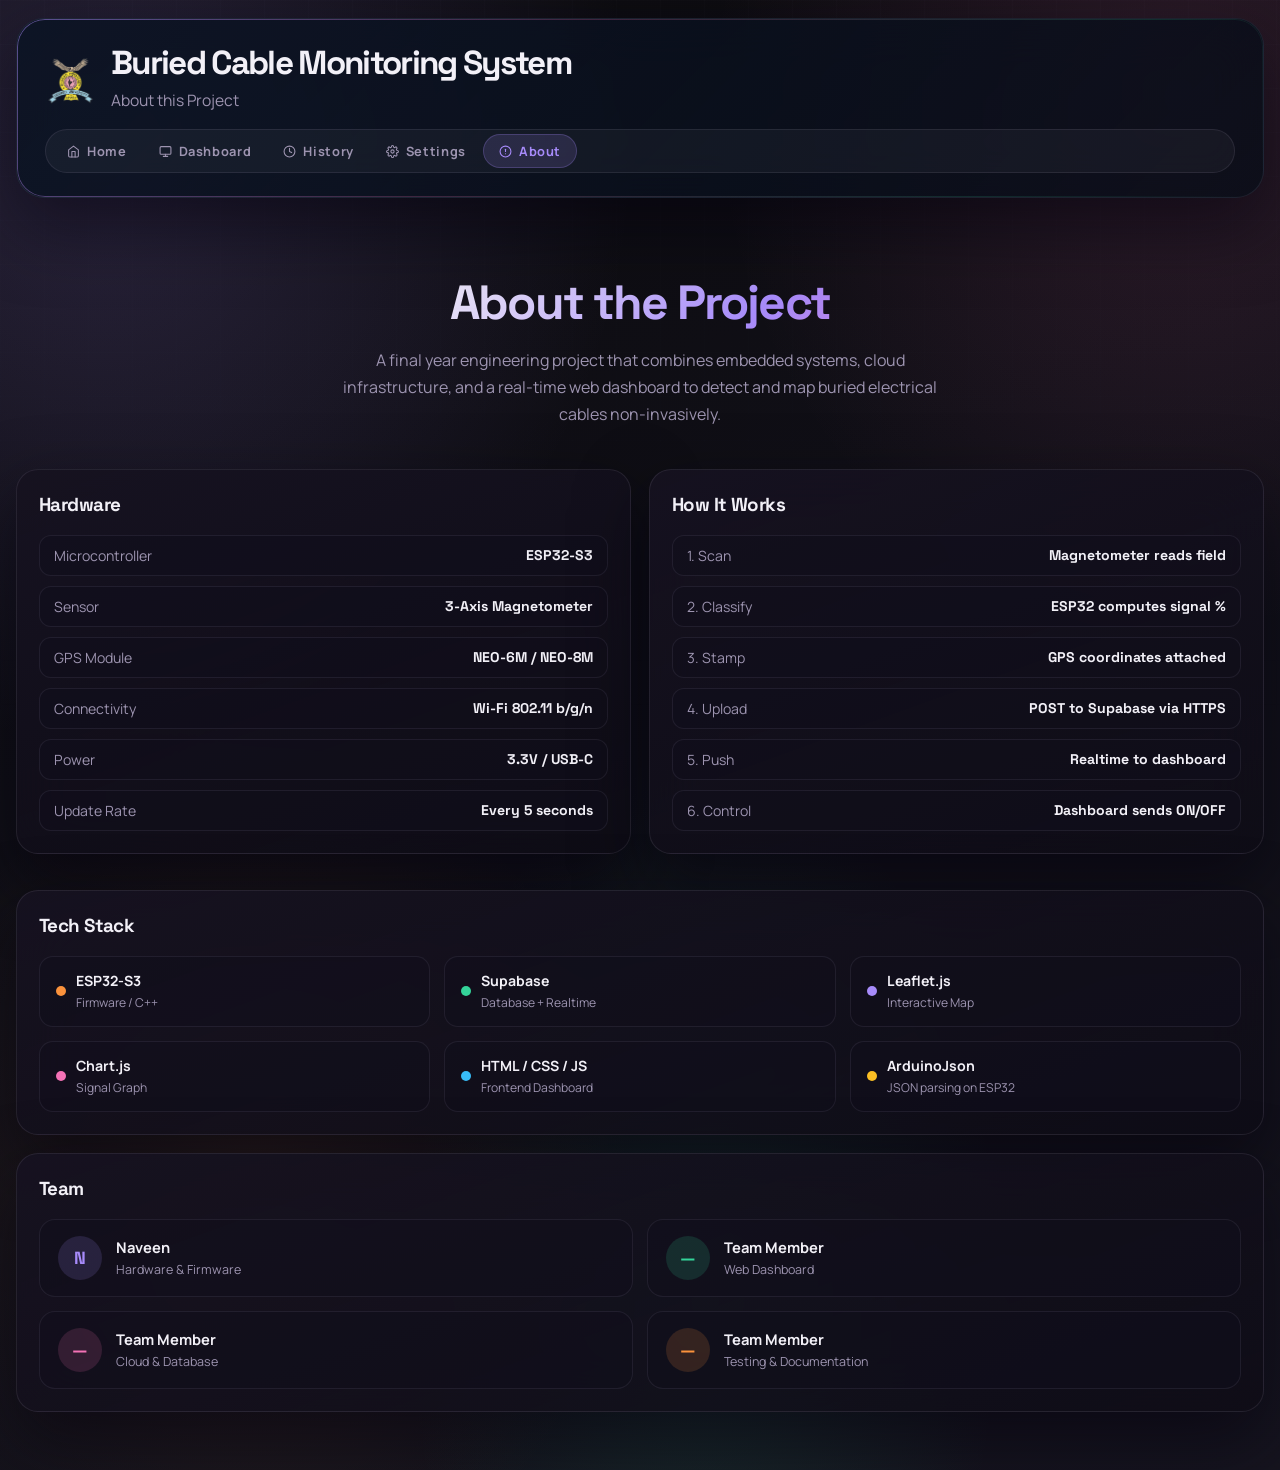
<file: about.html>
<!DOCTYPE html>
<html lang="en">
<head>
    <meta charset="UTF-8">
    <meta name="viewport" content="width=device-width, initial-scale=1.0">
    <title>About — Buried Cable Monitoring System</title>
    <link rel="icon" href="data:,">
    <link rel="preconnect" href="https://fonts.googleapis.com">
    <link rel="preconnect" href="https://fonts.gstatic.com" crossorigin>
    <link href="https://fonts.googleapis.com/css2?family=Manrope:wght@400;500;600;700;800&family=Space+Grotesk:wght@500;700&display=swap" rel="stylesheet">
    <link rel="stylesheet" href="style.css">
    <link rel="stylesheet" href="nav.css">
    <style>
        .about-hero {
            text-align: center;
            padding: 52px 24px 40px;
        }
        .about-hero h2 {
            margin: 0 0 14px;
            font-family: "Space Grotesk", sans-serif;
            font-size: clamp(1.8rem, 4vw, 3rem);
            letter-spacing: -0.04em;
            background: linear-gradient(135deg, #f2f0f7 30%, #a78bfa 60%, #f472b6);
            -webkit-background-clip: text;
            -webkit-text-fill-color: transparent;
            background-clip: text;
        }
        .about-hero p {
            margin: 0 auto;
            max-width: 600px;
            color: var(--muted);
            font-size: 1rem;
            line-height: 1.7;
        }
        .two-col { display: grid; grid-template-columns: 1fr 1fr; gap: 18px; margin-bottom: 18px; }
        .spec-list { list-style: none; margin: 0; padding: 0; display: grid; gap: 10px; }
        .spec-list li {
            display: flex;
            justify-content: space-between;
            align-items: center;
            padding: 10px 14px;
            border-radius: 12px;
            background: rgba(18, 16, 28, 0.55);
            border: 1px solid rgba(200, 190, 220, 0.09);
            font-size: 0.88rem;
        }
        .spec-list li span:first-child { color: var(--muted); }
        .spec-list li span:last-child { font-weight: 700; font-family: "Space Grotesk", sans-serif; }
        .tech-grid { display: grid; grid-template-columns: repeat(3, 1fr); gap: 14px; }
        .tech-chip {
            display: flex;
            align-items: center;
            gap: 10px;
            padding: 14px 16px;
            border-radius: 14px;
            background: rgba(18, 16, 28, 0.55);
            border: 1px solid rgba(200, 190, 220, 0.09);
        }
        .tech-dot {
            width: 10px; height: 10px;
            border-radius: 50%;
            flex-shrink: 0;
        }
        .tech-chip strong { display: block; font-size: 0.88rem; }
        .tech-chip span { color: var(--muted); font-size: 0.76rem; }
        .team-grid { display: grid; grid-template-columns: repeat(2, 1fr); gap: 14px; }
        .team-card {
            display: flex;
            align-items: center;
            gap: 14px;
            padding: 16px 18px;
            border-radius: 16px;
            background: rgba(18, 16, 28, 0.55);
            border: 1px solid rgba(200, 190, 220, 0.09);
        }
        .team-avatar {
            width: 44px; height: 44px;
            border-radius: 50%;
            display: flex;
            align-items: center;
            justify-content: center;
            font-family: "Space Grotesk", sans-serif;
            font-size: 1.1rem;
            font-weight: 700;
            flex-shrink: 0;
        }
        .team-card strong { display: block; font-size: 0.92rem; }
        .team-card span { color: var(--muted); font-size: 0.78rem; }
        @media (max-width: 860px) { .two-col { grid-template-columns: 1fr; } .tech-grid { grid-template-columns: repeat(2, 1fr); } }
        @media (max-width: 560px) { .tech-grid { grid-template-columns: 1fr; } .team-grid { grid-template-columns: 1fr; } }
    </style>
</head>
<body>

    <header>
        <div class="header-brand">
            <img src="logo.png" alt="Logo" class="header-logo">
            <div>
                <h1>Buried Cable Monitoring System</h1>
                <p>About this Project</p>
            </div>
        </div>
        <nav>
            <a href="home.html"><svg viewBox="0 0 24 24"><path d="M3 9l9-7 9 7v11a2 2 0 0 1-2 2H5a2 2 0 0 1-2-2z"/><polyline points="9 22 9 12 15 12 15 22"/></svg><span>Home</span></a>
            <a href="index.html"><svg viewBox="0 0 24 24"><rect x="2" y="3" width="20" height="14" rx="2"/><path d="M8 21h8M12 17v4"/></svg><span>Dashboard</span></a>
            <a href="history.html"><svg viewBox="0 0 24 24"><circle cx="12" cy="12" r="10"/><polyline points="12 6 12 12 16 14"/></svg><span>History</span></a>
            <a href="settings.html"><svg viewBox="0 0 24 24"><circle cx="12" cy="12" r="3"/><path d="M19.4 15a1.65 1.65 0 0 0 .33 1.82l.06.06a2 2 0 0 1-2.83 2.83l-.06-.06a1.65 1.65 0 0 0-1.82-.33 1.65 1.65 0 0 0-1 1.51V21a2 2 0 0 1-4 0v-.09A1.65 1.65 0 0 0 9 19.4a1.65 1.65 0 0 0-1.82.33l-.06.06a2 2 0 0 1-2.83-2.83l.06-.06A1.65 1.65 0 0 0 4.68 15a1.65 1.65 0 0 0-1.51-1H3a2 2 0 0 1 0-4h.09A1.65 1.65 0 0 0 4.6 9a1.65 1.65 0 0 0-.33-1.82l-.06-.06a2 2 0 0 1 2.83-2.83l.06.06A1.65 1.65 0 0 0 9 4.68a1.65 1.65 0 0 0 1-1.51V3a2 2 0 0 1 4 0v.09a1.65 1.65 0 0 0 1 1.51 1.65 1.65 0 0 0 1.82-.33l.06-.06a2 2 0 0 1 2.83 2.83l-.06.06A1.65 1.65 0 0 0 19.4 9a1.65 1.65 0 0 0 1.51 1H21a2 2 0 0 1 0 4h-.09a1.65 1.65 0 0 0-1.51 1z"/></svg><span>Settings</span></a>
            <a href="about.html" class="active"><svg viewBox="0 0 24 24"><circle cx="12" cy="12" r="10"/><line x1="12" y1="8" x2="12" y2="12"/><line x1="12" y1="16" x2="12.01" y2="16"/></svg><span>About</span></a>
        </nav>
    </header>

    <main>

        <div class="about-hero">
            <h2>About the Project</h2>
            <p>A final year engineering project that combines embedded systems, cloud infrastructure, and a real-time web dashboard to detect and map buried electrical cables non-invasively.</p>
        </div>

        <div class="two-col">

            <!-- HARDWARE SPECS -->
            <section class="panel">
                <h2>Hardware</h2>
                <ul class="spec-list">
                    <li><span>Microcontroller</span><span>ESP32-S3</span></li>
                    <li><span>Sensor</span><span>3-Axis Magnetometer</span></li>
                    <li><span>GPS Module</span><span>NEO-6M / NEO-8M</span></li>
                    <li><span>Connectivity</span><span>Wi-Fi 802.11 b/g/n</span></li>
                    <li><span>Power</span><span>3.3V / USB-C</span></li>
                    <li><span>Update Rate</span><span>Every 5 seconds</span></li>
                </ul>
            </section>

            <!-- HOW IT WORKS -->
            <section class="panel">
                <h2>How It Works</h2>
                <ul class="spec-list">
                    <li><span>1. Scan</span><span>Magnetometer reads field</span></li>
                    <li><span>2. Classify</span><span>ESP32 computes signal %</span></li>
                    <li><span>3. Stamp</span><span>GPS coordinates attached</span></li>
                    <li><span>4. Upload</span><span>POST to Supabase via HTTPS</span></li>
                    <li><span>5. Push</span><span>Realtime to dashboard</span></li>
                    <li><span>6. Control</span><span>Dashboard sends ON/OFF</span></li>
                </ul>
            </section>

        </div>

        <!-- TECH STACK -->
        <section class="panel">
            <h2>Tech Stack</h2>
            <div class="tech-grid">
                <div class="tech-chip">
                    <div class="tech-dot" style="background:#fb923c"></div>
                    <div><strong>ESP32-S3</strong><span>Firmware / C++</span></div>
                </div>
                <div class="tech-chip">
                    <div class="tech-dot" style="background:#34d399"></div>
                    <div><strong>Supabase</strong><span>Database + Realtime</span></div>
                </div>
                <div class="tech-chip">
                    <div class="tech-dot" style="background:#a78bfa"></div>
                    <div><strong>Leaflet.js</strong><span>Interactive Map</span></div>
                </div>
                <div class="tech-chip">
                    <div class="tech-dot" style="background:#f472b6"></div>
                    <div><strong>Chart.js</strong><span>Signal Graph</span></div>
                </div>
                <div class="tech-chip">
                    <div class="tech-dot" style="background:#38bdf8"></div>
                    <div><strong>HTML / CSS / JS</strong><span>Frontend Dashboard</span></div>
                </div>
                <div class="tech-chip">
                    <div class="tech-dot" style="background:#fbbf24"></div>
                    <div><strong>ArduinoJson</strong><span>JSON parsing on ESP32</span></div>
                </div>
            </div>
        </section>

        <!-- TEAM -->
        <section class="panel">
            <h2>Team</h2>
            <div class="team-grid">
                <div class="team-card">
                    <div class="team-avatar" style="background:rgba(167,139,250,0.15);color:#a78bfa">N</div>
                    <div><strong>Naveen</strong><span>Hardware & Firmware</span></div>
                </div>
                <div class="team-card">
                    <div class="team-avatar" style="background:rgba(52,211,153,0.15);color:#34d399">—</div>
                    <div><strong>Team Member</strong><span>Web Dashboard</span></div>
                </div>
                <div class="team-card">
                    <div class="team-avatar" style="background:rgba(244,114,182,0.15);color:#f472b6">—</div>
                    <div><strong>Team Member</strong><span>Cloud & Database</span></div>
                </div>
                <div class="team-card">
                    <div class="team-avatar" style="background:rgba(251,146,60,0.15);color:#fb923c">—</div>
                    <div><strong>Team Member</strong><span>Testing & Documentation</span></div>
                </div>
            </div>
        </section>

    </main>

</body>
</html>
</file>
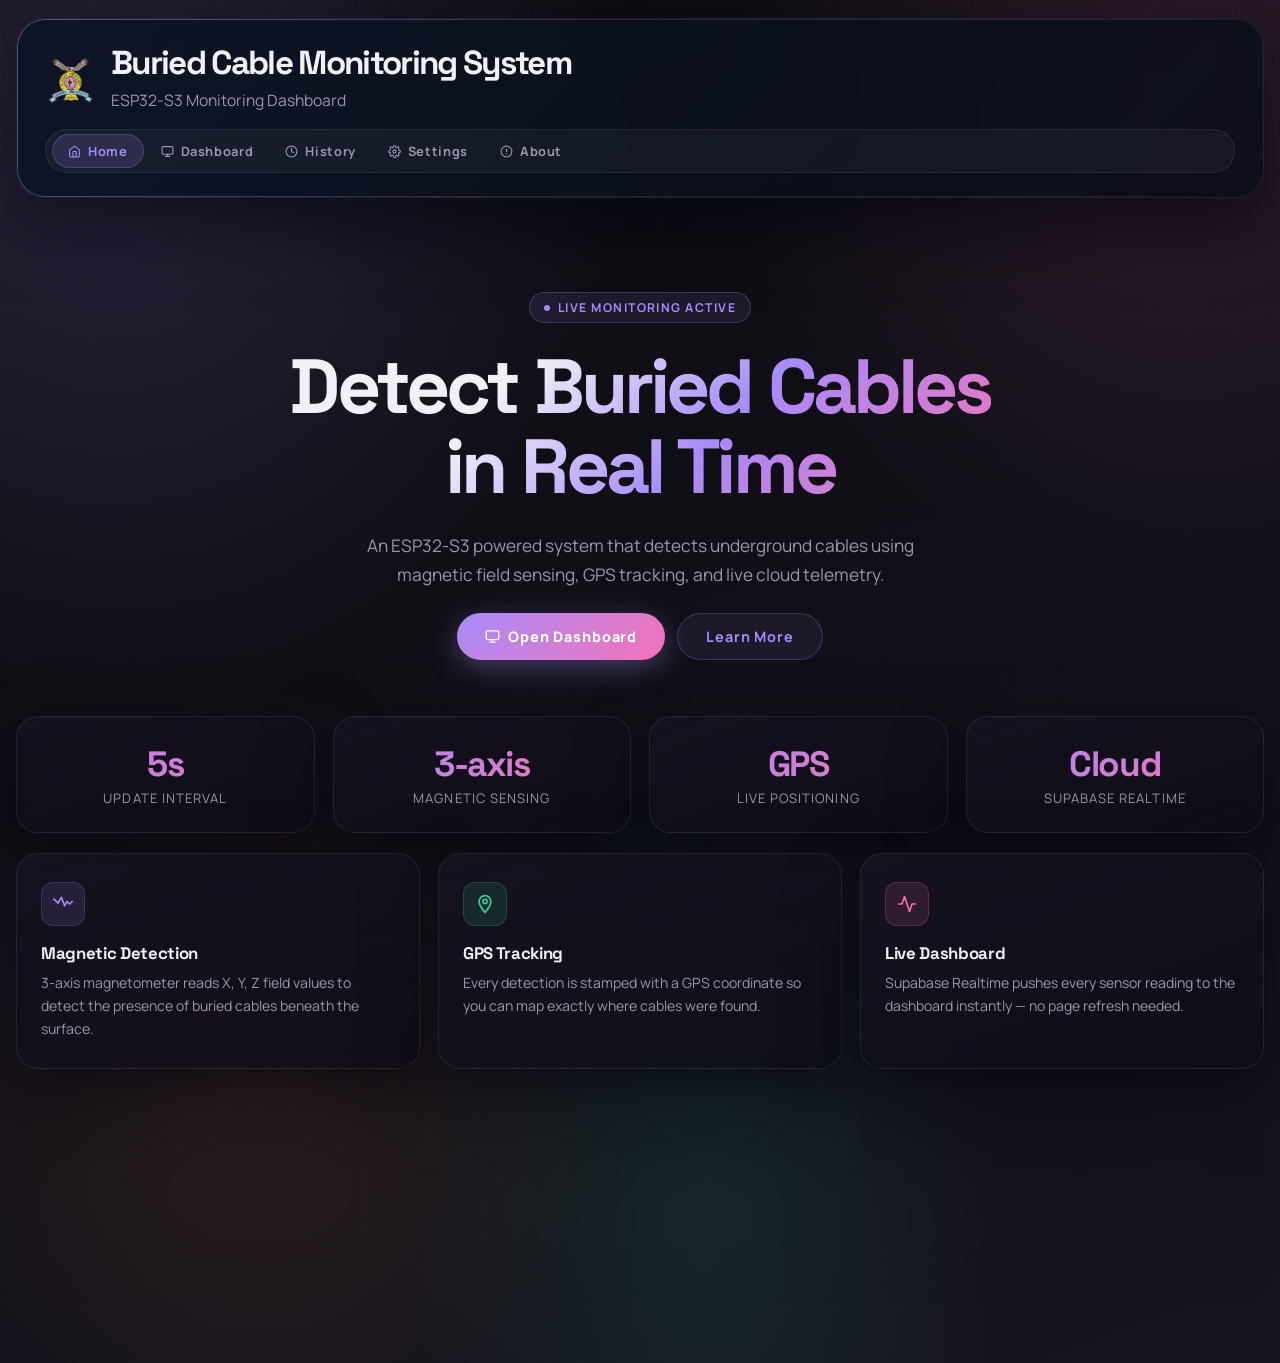
<file: home.html>
<!DOCTYPE html>
<html lang="en">
<head>
    <meta charset="UTF-8">
    <meta name="viewport" content="width=device-width, initial-scale=1.0">
    <title>Home — Buried Cable Monitoring System</title>
    <link rel="icon" href="data:,">
    <link rel="preconnect" href="https://fonts.googleapis.com">
    <link rel="preconnect" href="https://fonts.gstatic.com" crossorigin>
    <link href="https://fonts.googleapis.com/css2?family=Manrope:wght@400;500;600;700;800&family=Space+Grotesk:wght@500;700&display=swap" rel="stylesheet">
    <link rel="stylesheet" href="style.css">
    <link rel="stylesheet" href="nav.css">
    <style>
        .hero {
            display: flex;
            flex-direction: column;
            align-items: center;
            text-align: center;
            padding: 72px 24px 56px;
            gap: 24px;
        }
        .hero-badge {
            display: inline-flex;
            align-items: center;
            gap: 8px;
            padding: 6px 14px;
            border-radius: 999px;
            background: rgba(167, 139, 250, 0.1);
            border: 1px solid rgba(167, 139, 250, 0.24);
            color: #a78bfa;
            font-size: 0.76rem;
            font-weight: 700;
            letter-spacing: 0.12em;
            text-transform: uppercase;
        }
        .hero-badge span {
            width: 6px; height: 6px;
            border-radius: 50%;
            background: #a78bfa;
            animation: pulseDot 2.4s ease-in-out infinite;
        }
        .hero h2 {
            margin: 0;
            font-family: "Space Grotesk", sans-serif;
            font-size: clamp(2.4rem, 6vw, 4.8rem);
            line-height: 1.04;
            letter-spacing: -0.05em;
            background: linear-gradient(135deg, #f2f0f7 30%, #a78bfa 60%, #f472b6);
            -webkit-background-clip: text;
            -webkit-text-fill-color: transparent;
            background-clip: text;
        }
        .hero p {
            margin: 0;
            max-width: 560px;
            color: var(--muted);
            font-size: 1.08rem;
            line-height: 1.7;
        }
        .hero-btns {
            display: flex;
            gap: 12px;
            flex-wrap: wrap;
            justify-content: center;
        }
        .btn-primary {
            display: inline-flex;
            align-items: center;
            gap: 8px;
            padding: 13px 28px;
            border-radius: 999px;
            background: linear-gradient(135deg, #a78bfa, #f472b6);
            color: #fff;
            font-family: "Manrope", sans-serif;
            font-size: 0.9rem;
            font-weight: 800;
            letter-spacing: 0.06em;
            text-decoration: none;
            transition: opacity 160ms ease, transform 120ms ease;
            box-shadow: 0 8px 28px rgba(167, 139, 250, 0.35);
        }
        .btn-primary:hover { opacity: 0.88; transform: translateY(-2px); }
        .btn-secondary {
            display: inline-flex;
            align-items: center;
            gap: 8px;
            padding: 13px 28px;
            border-radius: 999px;
            background: rgba(167, 139, 250, 0.08);
            border: 1px solid rgba(167, 139, 250, 0.24);
            color: #a78bfa;
            font-family: "Manrope", sans-serif;
            font-size: 0.9rem;
            font-weight: 700;
            letter-spacing: 0.06em;
            text-decoration: none;
            transition: background 160ms ease, transform 120ms ease;
        }
        .btn-secondary:hover { background: rgba(167, 139, 250, 0.15); transform: translateY(-2px); }

        .features {
            display: grid;
            grid-template-columns: repeat(3, 1fr);
            gap: 18px;
            margin-bottom: 20px;
        }
        .feature-card {
            background: linear-gradient(160deg, rgba(22, 18, 32, 0.96), rgba(14, 12, 22, 0.80));
            border: 1px solid var(--border);
            border-radius: var(--radius-lg);
            padding: 28px 24px;
            box-shadow: var(--shadow-lg);
            backdrop-filter: blur(28px);
        }
        .feature-icon {
            width: 44px; height: 44px;
            border-radius: 12px;
            display: flex;
            align-items: center;
            justify-content: center;
            margin-bottom: 16px;
        }
        .feature-icon svg {
            width: 20px; height: 20px;
            fill: none;
            stroke-width: 2;
            stroke-linecap: round;
            stroke-linejoin: round;
        }
        .fi-violet { background: rgba(167,139,250,0.12); border: 1px solid rgba(167,139,250,0.2); }
        .fi-violet svg { stroke: #a78bfa; }
        .fi-orange { background: rgba(251,146,60,0.12); border: 1px solid rgba(251,146,60,0.2); }
        .fi-orange svg { stroke: #fb923c; }
        .fi-rose   { background: rgba(244,114,182,0.12); border: 1px solid rgba(244,114,182,0.2); }
        .fi-rose svg { stroke: #f472b6; }
        .fi-emerald{ background: rgba(52,211,153,0.12); border: 1px solid rgba(52,211,153,0.2); }
        .fi-emerald svg { stroke: #34d399; }
        .fi-amber  { background: rgba(251,191,36,0.12); border: 1px solid rgba(251,191,36,0.2); }
        .fi-amber svg { stroke: #fbbf24; }
        .fi-sky    { background: rgba(56,189,248,0.12); border: 1px solid rgba(56,189,248,0.2); }
        .fi-sky svg { stroke: #38bdf8; }
        .feature-card h3 {
            margin: 0 0 8px;
            font-family: "Space Grotesk", sans-serif;
            font-size: 1.05rem;
            letter-spacing: -0.02em;
        }
        .feature-card p {
            margin: 0;
            color: var(--muted);
            font-size: 0.88rem;
            line-height: 1.6;
        }

        .stats-row {
            display: grid;
            grid-template-columns: repeat(4, 1fr);
            gap: 18px;
            margin-bottom: 20px;
        }
        .stat-card {
            background: linear-gradient(160deg, rgba(22, 18, 32, 0.96), rgba(14, 12, 22, 0.80));
            border: 1px solid var(--border);
            border-radius: var(--radius-lg);
            padding: 24px;
            text-align: center;
            box-shadow: var(--shadow-lg);
        }
        .stat-card strong {
            display: block;
            font-family: "Space Grotesk", sans-serif;
            font-size: 2.2rem;
            letter-spacing: -0.04em;
            background: linear-gradient(135deg, #a78bfa, #f472b6);
            -webkit-background-clip: text;
            -webkit-text-fill-color: transparent;
            background-clip: text;
        }
        .stat-card span {
            color: var(--muted);
            font-size: 0.82rem;
            letter-spacing: 0.08em;
            text-transform: uppercase;
        }

        @media (max-width: 1000px) { .features { grid-template-columns: repeat(2, 1fr); } .stats-row { grid-template-columns: repeat(2, 1fr); } }
        @media (max-width: 560px)  { .features { grid-template-columns: 1fr; } .stats-row { grid-template-columns: repeat(2, 1fr); } .hero { padding: 40px 16px 32px; } }
    </style>
</head>
<body>

    <header>
        <div class="header-brand">
            <img src="logo.png" alt="Logo" class="header-logo">
            <div>
                <h1>Buried Cable Monitoring System</h1>
                <p>ESP32-S3 Monitoring Dashboard</p>
            </div>
        </div>

        <nav>
            <a href="home.html" class="active"><svg viewBox="0 0 24 24"><path d="M3 9l9-7 9 7v11a2 2 0 0 1-2 2H5a2 2 0 0 1-2-2z"/><polyline points="9 22 9 12 15 12 15 22"/></svg><span>Home</span></a>
            <a href="index.html"><svg viewBox="0 0 24 24"><rect x="2" y="3" width="20" height="14" rx="2"/><path d="M8 21h8M12 17v4"/></svg><span>Dashboard</span></a>
            <a href="history.html"><svg viewBox="0 0 24 24"><circle cx="12" cy="12" r="10"/><polyline points="12 6 12 12 16 14"/></svg><span>History</span></a>
            <a href="settings.html"><svg viewBox="0 0 24 24"><circle cx="12" cy="12" r="3"/><path d="M19.4 15a1.65 1.65 0 0 0 .33 1.82l.06.06a2 2 0 0 1-2.83 2.83l-.06-.06a1.65 1.65 0 0 0-1.82-.33 1.65 1.65 0 0 0-1 1.51V21a2 2 0 0 1-4 0v-.09A1.65 1.65 0 0 0 9 19.4a1.65 1.65 0 0 0-1.82.33l-.06.06a2 2 0 0 1-2.83-2.83l.06-.06A1.65 1.65 0 0 0 4.68 15a1.65 1.65 0 0 0-1.51-1H3a2 2 0 0 1 0-4h.09A1.65 1.65 0 0 0 4.6 9a1.65 1.65 0 0 0-.33-1.82l-.06-.06a2 2 0 0 1 2.83-2.83l.06.06A1.65 1.65 0 0 0 9 4.68a1.65 1.65 0 0 0 1-1.51V3a2 2 0 0 1 4 0v.09a1.65 1.65 0 0 0 1 1.51 1.65 1.65 0 0 0 1.82-.33l.06-.06a2 2 0 0 1 2.83 2.83l-.06.06A1.65 1.65 0 0 0 19.4 9a1.65 1.65 0 0 0 1.51 1H21a2 2 0 0 1 0 4h-.09a1.65 1.65 0 0 0-1.51 1z"/></svg><span>Settings</span></a>
            <a href="about.html"><svg viewBox="0 0 24 24"><circle cx="12" cy="12" r="10"/><line x1="12" y1="8" x2="12" y2="12"/><line x1="12" y1="16" x2="12.01" y2="16"/></svg><span>About</span></a>
        </nav>

    </header>

    <nav style="display:none">
        <a href="home.html" class="active"><svg viewBox="0 0 24 24"><path d="M3 9l9-7 9 7v11a2 2 0 0 1-2 2H5a2 2 0 0 1-2-2z"/><polyline points="9 22 9 12 15 12 15 22"/></svg><span>Home</span></a>
        <a href="index.html"><svg viewBox="0 0 24 24"><rect x="2" y="3" width="20" height="14" rx="2"/><path d="M8 21h8M12 17v4"/></svg><span>Dashboard</span></a>
        <a href="history.html"><svg viewBox="0 0 24 24"><circle cx="12" cy="12" r="10"/><polyline points="12 6 12 12 16 14"/></svg><span>History</span></a>
        <a href="settings.html"><svg viewBox="0 0 24 24"><circle cx="12" cy="12" r="3"/><path d="M19.4 15a1.65 1.65 0 0 0 .33 1.82l.06.06a2 2 0 0 1-2.83 2.83l-.06-.06a1.65 1.65 0 0 0-1.82-.33 1.65 1.65 0 0 0-1 1.51V21a2 2 0 0 1-4 0v-.09A1.65 1.65 0 0 0 9 19.4a1.65 1.65 0 0 0-1.82.33l-.06.06a2 2 0 0 1-2.83-2.83l.06-.06A1.65 1.65 0 0 0 4.68 15a1.65 1.65 0 0 0-1.51-1H3a2 2 0 0 1 0-4h.09A1.65 1.65 0 0 0 4.6 9a1.65 1.65 0 0 0-.33-1.82l-.06-.06a2 2 0 0 1 2.83-2.83l.06.06A1.65 1.65 0 0 0 9 4.68a1.65 1.65 0 0 0 1-1.51V3a2 2 0 0 1 4 0v.09a1.65 1.65 0 0 0 1 1.51 1.65 1.65 0 0 0 1.82-.33l.06-.06a2 2 0 0 1 2.83 2.83l-.06.06A1.65 1.65 0 0 0 19.4 9a1.65 1.65 0 0 0 1.51 1H21a2 2 0 0 1 0 4h-.09a1.65 1.65 0 0 0-1.51 1z"/></svg><span>Settings</span></a>
        <a href="about.html"><svg viewBox="0 0 24 24"><circle cx="12" cy="12" r="10"/><line x1="12" y1="8" x2="12" y2="12"/><line x1="12" y1="16" x2="12.01" y2="16"/></svg><span>About</span></a>
    </nav>

    <main>

        <div class="hero">
            <div class="hero-badge"><span></span>Live Monitoring Active</div>
            <h2>Detect Buried Cables<br>in Real Time</h2>
            <p>An ESP32-S3 powered system that detects underground cables using magnetic field sensing, GPS tracking, and live cloud telemetry.</p>
            <div class="hero-btns">
                <a href="index.html" class="btn-primary">
                    <svg width="15" height="15" viewBox="0 0 24 24" fill="none" stroke="currentColor" stroke-width="2.2" stroke-linecap="round" stroke-linejoin="round"><rect x="2" y="3" width="20" height="14" rx="2"/><path d="M8 21h8M12 17v4"/></svg>
                    Open Dashboard
                </a>
                <a href="about.html" class="btn-secondary">Learn More</a>
            </div>
        </div>

        <div class="stats-row">
            <div class="stat-card"><strong>5s</strong><span>Update Interval</span></div>
            <div class="stat-card"><strong>3-axis</strong><span>Magnetic Sensing</span></div>
            <div class="stat-card"><strong>GPS</strong><span>Live Positioning</span></div>
            <div class="stat-card"><strong>Cloud</strong><span>Supabase Realtime</span></div>
        </div>

        <section class="features">
            <div class="feature-card">
                <div class="feature-icon fi-violet">
                    <svg viewBox="0 0 24 24"><path d="M1 6l5 5 4-7 4 10 3-5 3 3 3-3"/></svg>
                </div>
                <h3>Magnetic Detection</h3>
                <p>3-axis magnetometer reads X, Y, Z field values to detect the presence of buried cables beneath the surface.</p>
            </div>
            <div class="feature-card">
                <div class="feature-icon fi-emerald">
                    <svg viewBox="0 0 24 24"><path d="M12 2C8.13 2 5 5.13 5 9c0 5.25 7 13 7 13s7-7.75 7-13c0-3.87-3.13-7-7-7z"/><circle cx="12" cy="9" r="2.5"/></svg>
                </div>
                <h3>GPS Tracking</h3>
                <p>Every detection is stamped with a GPS coordinate so you can map exactly where cables were found.</p>
            </div>
            <div class="feature-card">
                <div class="feature-icon fi-rose">
                    <svg viewBox="0 0 24 24"><polyline points="22 12 18 12 15 21 9 3 6 12 2 12"/></svg>
                </div>
                <h3>Live Dashboard</h3>
                <p>Supabase Realtime pushes every sensor reading to the dashboard instantly — no page refresh needed.</p>
            </div>
            <div class="feature-card">
                <div class="feature-icon fi-orange">
                    <svg viewBox="0 0 24 24"><path d="M18.36 6.64a9 9 0 1 1-12.73 0"/><line x1="12" y1="2" x2="12" y2="12"/></svg>
                </div>
                <h3>Remote On/Off</h3>
                <p>Turn the ESP32 on or off directly from the dashboard. The command is written to Supabase and the device polls it every 5 seconds.</p>
            </div>
            <div class="feature-card">
                <div class="feature-icon fi-sky">
                    <svg viewBox="0 0 24 24"><circle cx="12" cy="12" r="10"/><polyline points="12 6 12 12 16 14"/></svg>
                </div>
                <h3>Detection History</h3>
                <p>Full log of every detection event with timestamp, signal strength, GPS coordinates, and status — exportable as CSV.</p>
            </div>
            <div class="feature-card">
                <div class="feature-icon fi-amber">
                    <svg viewBox="0 0 24 24"><circle cx="12" cy="12" r="3"/><path d="M19.4 15a1.65 1.65 0 0 0 .33 1.82l.06.06a2 2 0 0 1-2.83 2.83l-.06-.06a1.65 1.65 0 0 0-1.82-.33 1.65 1.65 0 0 0-1 1.51V21a2 2 0 0 1-4 0v-.09A1.65 1.65 0 0 0 9 19.4a1.65 1.65 0 0 0-1.82.33l-.06.06a2 2 0 0 1-2.83-2.83l.06-.06A1.65 1.65 0 0 0 4.68 15a1.65 1.65 0 0 0-1.51-1H3a2 2 0 0 1 0-4h.09A1.65 1.65 0 0 0 4.6 9a1.65 1.65 0 0 0-.33-1.82l-.06-.06a2 2 0 0 1 2.83-2.83l.06.06A1.65 1.65 0 0 0 9 4.68a1.65 1.65 0 0 0 1-1.51V3a2 2 0 0 1 4 0v.09a1.65 1.65 0 0 0 1 1.51 1.65 1.65 0 0 0 1.82-.33l.06-.06a2 2 0 0 1 2.83 2.83l-.06.06A1.65 1.65 0 0 0 19.4 9a1.65 1.65 0 0 0 1.51 1H21a2 2 0 0 1 0 4h-.09a1.65 1.65 0 0 0-1.51 1z"/></svg>
                </div>
                <h3>Configurable Settings</h3>
                <p>Adjust device ID, signal thresholds, and poll intervals from the Settings page without touching the firmware.</p>
            </div>
        </section>

    </main>

</body>
</html>
</file>
<file: style.css>
* {
    box-sizing: border-box;
}

:root {
    --bg-0: #0c0b0f;
    --bg-1: #111018;
    --bg-2: #16141f;
    --surface: rgba(18, 16, 26, 0.78);
    --surface-strong: rgba(18, 16, 26, 0.94);
    --border: rgba(200, 190, 220, 0.11);
    --border-strong: rgba(167, 139, 250, 0.28);
    --text: #f2f0f7;
    --muted: #9d94b0;
    --accent: #a78bfa;      /* violet */
    --accent-2: #34d399;    /* emerald */
    --accent-3: #fb923c;    /* orange */
    --accent-4: #f472b6;    /* rose */
    --danger: #f87171;
    --shadow-lg: 0 28px 70px rgba(4, 2, 12, 0.55);
    --shadow-md: 0 18px 40px rgba(4, 2, 12, 0.32);
    --radius-xl: 28px;
    --radius-lg: 22px;
    --radius-md: 18px;
}

html {
    scroll-behavior: smooth;
}

body {
    margin: 0;
    font-family: "Manrope", sans-serif;
    color: var(--text);
    min-height: 100vh;
    overflow-x: hidden;
    background:
        radial-gradient(ellipse at 8% 10%,  rgba(167, 139, 250, 0.18), transparent 32%),
        radial-gradient(ellipse at 92% 6%,  rgba(244, 114, 182, 0.13), transparent 28%),
        radial-gradient(ellipse at 55% 88%, rgba(52,  211, 153, 0.11), transparent 30%),
        radial-gradient(ellipse at 20% 80%, rgba(251, 146,  60, 0.10), transparent 26%),
        linear-gradient(160deg, var(--bg-0) 0%, var(--bg-1) 52%, var(--bg-2) 100%);
}

body::before {
    content: "";
    position: fixed;
    inset: 0;
    pointer-events: none;
    background-image:
        linear-gradient(rgba(148, 163, 184, 0.06) 1px, transparent 1px),
        linear-gradient(90deg, rgba(148, 163, 184, 0.06) 1px, transparent 1px);
    background-size: 44px 44px;
    mask-image: linear-gradient(to bottom, rgba(0, 0, 0, 0.7), transparent 92%);
    opacity: 0.55;
}

header,
main {
    width: min(1440px, calc(100% - 32px));
    margin-inline: auto;
}

/* make table scrollable on small screens */
.table-wrap {
    width: 100%;
    overflow-x: auto;
    -webkit-overflow-scrolling: touch;
}

header {
    margin-top: 18px;
    display: flex;
    justify-content: space-between;
    align-items: center;
    gap: 20px;
    padding: 24px 28px;
    background: linear-gradient(135deg, rgba(12, 20, 36, 0.92), rgba(7, 12, 23, 0.78));
    border: 1px solid rgba(148, 163, 184, 0.12);
    border-radius: var(--radius-xl);
    backdrop-filter: blur(24px);
    box-shadow: var(--shadow-lg);
    position: sticky;
    top: 16px;
    z-index: 10;
}

header::before {
    content: "";
    position: absolute;
    inset: 0;
    border-radius: inherit;
    padding: 1px;
    background: linear-gradient(135deg, rgba(167, 139, 250, 0.5), rgba(244, 114, 182, 0.22), rgba(52, 211, 153, 0.15) 80%, transparent);
    mask: linear-gradient(#000 0 0) content-box, linear-gradient(#000 0 0);
    mask-composite: exclude;
    pointer-events: none;
}

header > div:first-child {
    position: relative;
}

header h1 {
    margin: 0;
    font-family: "Space Grotesk", sans-serif;
    font-size: clamp(2rem, 3.2vw, 3.1rem);
    line-height: 0.98;
    letter-spacing: -0.05em;
}

header p {
    margin: 10px 0 0;
    color: var(--muted);
    font-size: 0.98rem;
}

.online {
    display: inline-flex;
    align-items: center;
    gap: 10px;
    padding: 12px 16px;
    border-radius: 999px;
    background: rgba(20, 16, 32, 0.68);
    border: 1px solid rgba(167, 139, 250, 0.22);
    box-shadow: inset 0 1px 0 rgba(255, 255, 255, 0.05), var(--shadow-md);
    color: var(--text);
    font-size: 0.82rem;
    font-weight: 800;
    letter-spacing: 0.12em;
    text-transform: uppercase;
}

#controllerDot {
    width: 11px;
    height: 11px;
    border-radius: 999px;
    background: #34d399;
    animation: pulseDot 2.4s ease-in-out infinite;
}

@keyframes pulseDot {
    0%, 100% { box-shadow: 0 0 0 3px rgba(52, 211, 153, 0.22); }
    50%       { box-shadow: 0 0 0 8px rgba(52, 211, 153, 0.06); }
}

#controllerDot.warning {
    background: var(--accent-3);
    animation: pulseDotWarn 2.4s ease-in-out infinite;
}

@keyframes pulseDotWarn {
    0%, 100% { box-shadow: 0 0 0 3px rgba(251, 146, 60, 0.22); }
    50%       { box-shadow: 0 0 0 8px rgba(251, 146, 60, 0.06); }
}

#controllerDot.offline {
    background: var(--danger);
    box-shadow: 0 0 0 4px rgba(248, 113, 113, 0.14);
    animation: none;
}

.online.warning {
    color: #fbbf24;
}

.online.offline {
    color: #fca5a5;
}

main {
    padding: 22px 0 40px;
}

.cards {
    display: grid;
    grid-template-columns: repeat(auto-fit, minmax(200px, 1fr));
    gap: 18px;
    margin-bottom: 20px;
}

.card,
.panel {
    background: linear-gradient(160deg, rgba(22, 18, 32, 0.96), rgba(14, 12, 22, 0.80));
    border: 1px solid var(--border);
    border-radius: var(--radius-lg);
    padding: 22px;
    box-shadow: var(--shadow-lg);
    backdrop-filter: blur(28px);
}

.card {
    position: relative;
    overflow: hidden;
    isolation: isolate;
    transition: transform 180ms ease, border-color 180ms ease, box-shadow 180ms ease;
}

.card::before {
    content: "";
    position: absolute;
    inset: 0;
    background: radial-gradient(circle at top left, rgba(167, 139, 250, 0.13), transparent 40%);
    pointer-events: none;
}

/* each card gets its own top-bar color */
.card:nth-child(1)::after { background: linear-gradient(90deg, #a78bfa, #c084fc); }
.card:nth-child(2)::after { background: linear-gradient(90deg, #fb923c, #fbbf24); }
.card:nth-child(3)::after { background: linear-gradient(90deg, #f472b6, #fb7185); }
.card:nth-child(4)::after { background: linear-gradient(90deg, #34d399, #2dd4bf); }

.card::after {
    content: "";
    position: absolute;
    left: 0;
    top: 0;
    width: 100%;
    height: 3px;
    opacity: 1;
}

.card:hover,
.panel:hover {
    transform: translateY(-3px);
    border-color: rgba(167, 139, 250, 0.26);
}

body.is-warning .card,
body.is-warning .panel {
    border-color: rgba(251, 146, 60, 0.26);
}

body.is-offline .card,
body.is-offline .panel {
    border-color: rgba(248, 113, 113, 0.24);
    box-shadow: 0 20px 50px rgba(80, 10, 10, 0.32);
}

body.is-offline .card::after {
    background: linear-gradient(90deg, #f87171, #fb923c) !important;
}

body.is-offline header {
    border-color: rgba(248, 113, 113, 0.22);
}

body.is-offline .online {
    border-color: rgba(248, 113, 113, 0.32);
    background: rgba(50, 10, 10, 0.62);
}

body.is-offline .signal-bar::after {
    background: linear-gradient(90deg, rgba(248, 113, 113, 0.2), transparent 45%, rgba(251, 146, 60, 0.16));
}

body.is-offline #map {
    filter: saturate(0.72) brightness(0.88);
}

.card-header {
    display: flex;
    align-items: center;
    gap: 8px;
    margin-bottom: 14px;
    position: relative;
    z-index: 1;
}

.card-icon {
    width: 28px;
    height: 28px;
    border-radius: 8px;
    background: rgba(167, 139, 250, 0.1);
    border: 1px solid rgba(167, 139, 250, 0.18);
    display: flex;
    align-items: center;
    justify-content: center;
    flex-shrink: 0;
}

/* tint each card's icon to match its top bar */
.card:nth-child(1) .card-icon { background: rgba(167, 139, 250, 0.1); border-color: rgba(167, 139, 250, 0.2); }
.card:nth-child(2) .card-icon { background: rgba(251, 146,  60, 0.1); border-color: rgba(251, 146,  60, 0.2); }
.card:nth-child(3) .card-icon { background: rgba(244, 114, 182, 0.1); border-color: rgba(244, 114, 182, 0.2); }
.card:nth-child(4) .card-icon { background: rgba( 52, 211, 153, 0.1); border-color: rgba( 52, 211, 153, 0.2); }

.card:nth-child(1) .card-icon svg { stroke: #a78bfa; }
.card:nth-child(2) .card-icon svg { stroke: #fb923c; }
.card:nth-child(3) .card-icon svg { stroke: #f472b6; }
.card:nth-child(4) .card-icon svg { stroke: #34d399; }

.card-icon svg {
    width: 14px;
    height: 14px;
    fill: none;
    stroke-width: 2;
    stroke-linecap: round;
    stroke-linejoin: round;
}

.card h3 {
    margin: 0;
    color: var(--muted);
    font-size: 0.73rem;
    letter-spacing: 0.2em;
    text-transform: uppercase;
    position: relative;
    z-index: 1;
}

.card strong {
    display: block;
    position: relative;
    z-index: 1;
    font-family: "Space Grotesk", sans-serif;
    font-size: clamp(1.7rem, 2.4vw, 2.35rem);
    letter-spacing: -0.05em;
    line-height: 1.04;
}

.card p {
    margin: 12px 0 0;
    color: var(--muted);
    position: relative;
    z-index: 1;
}

.panel {
    position: relative;
    margin-bottom: 18px;
}

.panel-title {
    display: flex;
    align-items: center;
    justify-content: space-between;
    margin-bottom: 18px;
    flex-wrap: wrap;
    gap: 10px;
}

.map-title-right {
    display: flex;
    align-items: center;
    gap: 12px;
    flex-wrap: wrap;
}

.locate-btn {
    display: inline-flex;
    align-items: center;
    gap: 7px;
    padding: 7px 14px;
    border-radius: 999px;
    background: rgba(167, 139, 250, 0.1);
    border: 1px solid rgba(167, 139, 250, 0.28);
    color: #a78bfa;
    font-family: "Manrope", sans-serif;
    font-size: 0.78rem;
    font-weight: 700;
    letter-spacing: 0.06em;
    cursor: pointer;
    transition: background 160ms ease, border-color 160ms ease, transform 120ms ease;
}

.locate-btn:hover {
    background: rgba(167, 139, 250, 0.18);
    border-color: rgba(167, 139, 250, 0.45);
    transform: translateY(-1px);
}

.locate-btn:active { transform: translateY(0); }

.locate-btn.locating {
    opacity: 0.6;
    cursor: wait;
}

.locate-btn svg {
    width: 13px;
    height: 13px;
    flex-shrink: 0;
}

.map-coords {
    display: flex;
    gap: 24px;
    flex-wrap: wrap;
    margin-top: 12px;
    padding: 10px 14px;
    border-radius: 12px;
    background: rgba(14, 12, 22, 0.6);
    border: 1px solid rgba(200, 190, 220, 0.09);
}

.map-coords > div {
    display: flex;
    align-items: center;
    gap: 8px;
}

.map-coords span:first-child {
    font-size: 0.72rem;
    letter-spacing: 0.14em;
    text-transform: uppercase;
    color: var(--muted);
}

.map-coords span:last-child {
    font-family: "Space Grotesk", sans-serif;
    font-size: 0.88rem;
    color: var(--text);
}

.panel-title h2,
.panel > h2 {
    margin: 0 0 18px;
    font-family: "Space Grotesk", sans-serif;
    font-size: 1.18rem;
    letter-spacing: -0.03em;
}

.panel-title h2 {
    margin-bottom: 0;
}

.panel-meta {
    display: flex;
    align-items: center;
    gap: 6px;
    font-size: 0.75rem;
    color: var(--muted);
    letter-spacing: 0.04em;
}

.panel-meta-dot {
    width: 6px;
    height: 6px;
    border-radius: 50%;
    background: #34d399;
    animation: pulseDot 2.4s ease-in-out infinite;
}

#map {
    height: 430px;
    border-radius: var(--radius-md);
    border: 1px solid rgba(148, 163, 184, 0.14);
    overflow: hidden;
}

.grid {
    display: grid;
    grid-template-columns: repeat(auto-fit, minmax(260px, 1fr));
    gap: 18px;
}

.sensor-values {
    display: grid;
    gap: 14px;
}

.sensor-values div {
    display: flex;
    justify-content: space-between;
    align-items: center;
    gap: 16px;
    padding: 14px 16px;
    border-radius: 16px;
    background: rgba(15, 23, 42, 0.56);
    border: 1px solid rgba(148, 163, 184, 0.12);
}

.sensor-values span {
    color: var(--muted);
    font-size: 0.8rem;
    letter-spacing: 0.18em;
    text-transform: uppercase;
}

.sensor-values strong {
    font-family: "Space Grotesk", sans-serif;
    font-size: 1.38rem;
    letter-spacing: -0.03em;
}

.sensor-unit {
    font-size: 0.72rem;
    color: var(--muted);
    font-family: "Manrope", sans-serif;
    font-weight: 500;
    letter-spacing: 0.06em;
    margin-left: 2px;
}

.status-grid {
    display: grid;
    grid-template-columns: repeat(2, 1fr);
    gap: 15px;
}

.status-grid div {
    background: linear-gradient(180deg, rgba(15, 23, 42, 0.92), rgba(15, 23, 42, 0.68));
    padding: 20px;
    border-radius: 16px;
    border: 1px solid rgba(148, 163, 184, 0.12);
    box-shadow: inset 0 1px 0 rgba(255, 255, 255, 0.04);
    display: flex;
    flex-direction: column;
    gap: 10px;
}

.status-grid span {
    color: var(--muted);
    font-size: 0.78rem;
    letter-spacing: 0.16em;
    text-transform: uppercase;
}

.status-grid b {
    display: inline-flex;
    align-items: center;
    gap: 8px;
    color: #34d399;
    font-size: 1rem;
    letter-spacing: 0.02em;
}

.status-grid small {
    display: block;
    margin-top: 8px;
    color: var(--muted);
    line-height: 1.45;
}

.status-grid b.warning { color: #fb923c; }
.status-grid b.offline  { color: #f87171; }
.status-grid b.online   { color: #34d399; }

table {
    width: 100%;
    border-collapse: collapse;
}

th,
td {
    padding: 14px 12px;
    border-bottom: 1px solid rgba(148, 163, 184, 0.12);
    text-align: left;
}

th {
    color: var(--muted);
    font-size: 0.75rem;
    letter-spacing: 0.18em;
    text-transform: uppercase;
}

tbody tr {
    transition: background 160ms ease;
}

tbody tr:first-child td {
    color: var(--text);
}

tbody tr:hover {
    background: rgba(167, 139, 250, 0.06);
}

.badge {
    display: inline-flex;
    align-items: center;
    gap: 5px;
    padding: 3px 9px;
    border-radius: 999px;
    font-size: 0.72rem;
    font-weight: 700;
    letter-spacing: 0.1em;
    text-transform: uppercase;
}

.badge-detected {
    background: rgba(52, 211, 153, 0.1);
    color: #34d399;
    border: 1px solid rgba(52, 211, 153, 0.22);
}

.badge-not-detected {
    background: rgba(244, 114, 182, 0.1);
    color: #f472b6;
    border: 1px solid rgba(244, 114, 182, 0.2);
}

.badge-unknown {
    background: rgba(167, 139, 250, 0.08);
    color: var(--muted);
    border: 1px solid rgba(167, 139, 250, 0.14);
}

.badge::before {
    content: "";
    width: 5px;
    height: 5px;
    border-radius: 50%;
    background: currentColor;
}

.signal-bar {
    width: 100%;
    height: 10px;
    margin-top: 15px;
    border-radius: 999px;
    overflow: hidden;
    background: rgba(148, 163, 184, 0.14);
    position: relative;
}

.signal-bar::after {
    content: "";
    position: absolute;
    inset: 0;
    background: linear-gradient(90deg, rgba(167, 139, 250, 0.14), transparent 42%, rgba(244, 114, 182, 0.12));
}

#signalFill {
    width: 82%;
    height: 100%;
    border-radius: inherit;
    background: linear-gradient(90deg, #a78bfa, #f472b6);
    position: relative;
    z-index: 1;
    transition: width 0.5s ease;
    box-shadow: 0 0 10px rgba(167, 139, 250, 0.45);
}

@keyframes subtleRise {
    0%, 100% { transform: translateY(0); }
    50%       { transform: translateY(-3px); }
}

.card:nth-child(1),
.card:nth-child(3) { animation: subtleRise 7.5s ease-in-out infinite; }
.card:nth-child(2),
.card:nth-child(4) { animation: subtleRise 8.5s ease-in-out infinite reverse; }

/* ── 1280px — wide laptop ── */
@media (max-width: 1280px) {
    header h1 { font-size: clamp(1.6rem, 2.6vw, 2.6rem); }
}

/* ── 1100px — tablet landscape / small laptop ── */
@media (max-width: 1100px) {
    #map { height: 380px; }
}

/* ── 860px — large tablet portrait ── */
@media (max-width: 860px) {
    header,
    main { width: calc(100% - 24px); }

    header {
        padding: 18px 22px;
        top: 12px;
        gap: 14px;
    }

    header h1 { font-size: clamp(1.35rem, 3.8vw, 2rem); }
    header p  { font-size: 0.88rem; margin-top: 6px; }

    .online {
        padding: 9px 13px;
        font-size: 0.76rem;
    }

    .card strong { font-size: clamp(1.45rem, 3.5vw, 2rem); }

    .sensor-values strong { font-size: 1.18rem; }

    th, td { padding: 11px 10px; font-size: 0.88rem; }
}

/* ── 640px — phone landscape / small tablet ── */
@media (max-width: 640px) {
    header {
        flex-direction: column;
        align-items: flex-start;
        padding: 16px 18px;
        border-radius: 20px;
        top: 10px;
        position: relative;   /* un-stick on small screens so it doesn't eat space */
    }

    main { padding: 14px 0 32px; }

    .cards        { grid-template-columns: repeat(2, 1fr); gap: 12px; margin-bottom: 14px; }

    .card, .panel { padding: 16px; border-radius: 18px; }

    .panel-title  { flex-wrap: wrap; gap: 6px; }

    #map { height: 300px; }

    .grid { gap: 12px; }

    canvas { max-height: 220px; }

    th { font-size: 0.68rem; letter-spacing: 0.1em; }
    td { font-size: 0.82rem; padding: 9px 8px; }
}

/* ── 420px — phone portrait ── */
@media (max-width: 420px) {
    header,
    main { width: calc(100% - 16px); }

    header h1     { font-size: 1.15rem; letter-spacing: -0.03em; }
    header p      { font-size: 0.8rem; }

    .online       { font-size: 0.7rem; padding: 8px 11px; gap: 7px; }
    #controllerDot { width: 9px; height: 9px; }

    .cards        { grid-template-columns: 1fr 1fr; gap: 10px; }

    .card         { padding: 14px; }
    .card strong  { font-size: 1.4rem; }
    .card h3      { font-size: 0.65rem; }
    .card p       { font-size: 0.78rem; }

    .card-icon    { width: 24px; height: 24px; border-radius: 6px; }
    .card-icon svg { width: 12px; height: 12px; }

    .panel        { padding: 14px; border-radius: 16px; }
    .panel-title h2,
    .panel > h2   { font-size: 1rem; }

    #map          { height: 240px; }

    .sensor-values div  { padding: 10px 12px; }
    .sensor-values strong { font-size: 1.05rem; }

    .status-grid div  { padding: 12px; }
    .status-grid b    { font-size: 0.88rem; }
    .status-grid small { font-size: 0.72rem; }

    th { display: none; }
    td {
        display: block;
        padding: 6px 10px;
        border-bottom: none;
        font-size: 0.8rem;
    }
    td::before {
        content: attr(data-label) " ";
        color: var(--muted);
        font-size: 0.68rem;
        letter-spacing: 0.1em;
        text-transform: uppercase;
        display: block;
        margin-bottom: 2px;
    }
    tbody tr {
        border-bottom: 1px solid rgba(200, 190, 220, 0.1);
        padding: 6px 0;
        display: block;
    }

    canvas { max-height: 180px; }
}

/* ── POWER BUTTON ── */
.power-btn {
    display: inline-flex;
    align-items: center;
    gap: 8px;
    padding: 10px 18px;
    border-radius: 999px;
    background: rgba(52, 211, 153, 0.1);
    border: 1px solid rgba(52, 211, 153, 0.32);
    color: #34d399;
    font-family: "Manrope", sans-serif;
    font-size: 0.8rem;
    font-weight: 800;
    letter-spacing: 0.1em;
    cursor: pointer;
    transition: background 160ms ease, border-color 160ms ease, color 160ms ease, transform 120ms ease;
    flex-shrink: 0;
}

.power-btn:hover {
    background: rgba(52, 211, 153, 0.18);
    border-color: rgba(52, 211, 153, 0.5);
    transform: translateY(-1px);
}

.power-btn:active { transform: translateY(0); }

.power-btn.is-off {
    background: rgba(248, 113, 113, 0.1);
    border-color: rgba(248, 113, 113, 0.32);
    color: #f87171;
}

.power-btn.is-off:hover {
    background: rgba(248, 113, 113, 0.18);
    border-color: rgba(248, 113, 113, 0.5);
}

.power-btn.is-sending {
    opacity: 0.55;
    cursor: wait;
    pointer-events: none;
}

.power-icon {
    width: 15px;
    height: 15px;
    flex-shrink: 0;
}

/* ── DEVICE OFF STATE ── */
body.device-off main {
    opacity: 0.42;
    pointer-events: none;
    filter: saturate(0.25);
    transition: opacity 400ms ease, filter 400ms ease;
}

body.device-off #powerBtn { pointer-events: all; }

main { transition: opacity 400ms ease, filter 400ms ease; }

.device-off-banner {
    display: none;
    align-items: center;
    justify-content: center;
    gap: 10px;
    padding: 11px 20px;
    margin-bottom: 16px;
    border-radius: 14px;
    background: rgba(248, 113, 113, 0.07);
    border: 1px solid rgba(248, 113, 113, 0.18);
    color: #f87171;
    font-size: 0.82rem;
    font-weight: 700;
    letter-spacing: 0.08em;
    text-transform: uppercase;
}

body.device-off .device-off-banner { display: flex; }

@media (max-width: 640px) {
    .power-btn { font-size: 0.72rem; padding: 8px 13px; }
}
</file>
<file: nav.css>
/* ======================================================
   SHARED NAV STYLES — nav lives inside header as second row
   ====================================================== */

.header-brand {
    display: flex;
    align-items: center;
    gap: 14px;
}

.header-logo {
    height: 72px;
    width: auto;
    object-fit: contain;
    flex-shrink: 0;
}

@media (max-width: 860px) { .header-logo { height: 58px; } }
@media (max-width: 520px) { .header-logo { height: 46px; } }

header {
    flex-wrap: wrap;
    row-gap: 14px;
}

nav {
    width: 100%;
    display: flex;
    align-items: center;
    gap: 2px;
    padding: 4px 6px;
    background: rgba(255, 255, 255, 0.04);
    border: 1px solid rgba(200, 190, 220, 0.1);
    border-radius: 999px;
    order: 10; /* always last row inside header */
}

nav a {
    display: inline-flex;
    align-items: center;
    gap: 7px;
    padding: 7px 15px;
    border-radius: 999px;
    color: var(--muted);
    text-decoration: none;
    font-size: 0.8rem;
    font-weight: 700;
    letter-spacing: 0.05em;
    transition: background 140ms ease, color 140ms ease;
    white-space: nowrap;
}

nav a svg {
    width: 13px;
    height: 13px;
    flex-shrink: 0;
    stroke: currentColor;
    fill: none;
    stroke-width: 2;
    stroke-linecap: round;
    stroke-linejoin: round;
}

nav a:hover {
    background: rgba(167, 139, 250, 0.1);
    color: var(--text);
}

nav a.active {
    background: rgba(167, 139, 250, 0.15);
    color: #a78bfa;
    border: 1px solid rgba(167, 139, 250, 0.24);
}

/* ── tablet ── */
@media (max-width: 860px) {
    nav a { padding: 6px 12px; font-size: 0.76rem; }
}

/* ── phone ── */
@media (max-width: 520px) {
    nav { justify-content: center; border-radius: 16px; }
    nav a span { display: none; }
    nav a { padding: 8px 10px; }
    nav a svg { width: 16px; height: 16px; }
}
</file>
